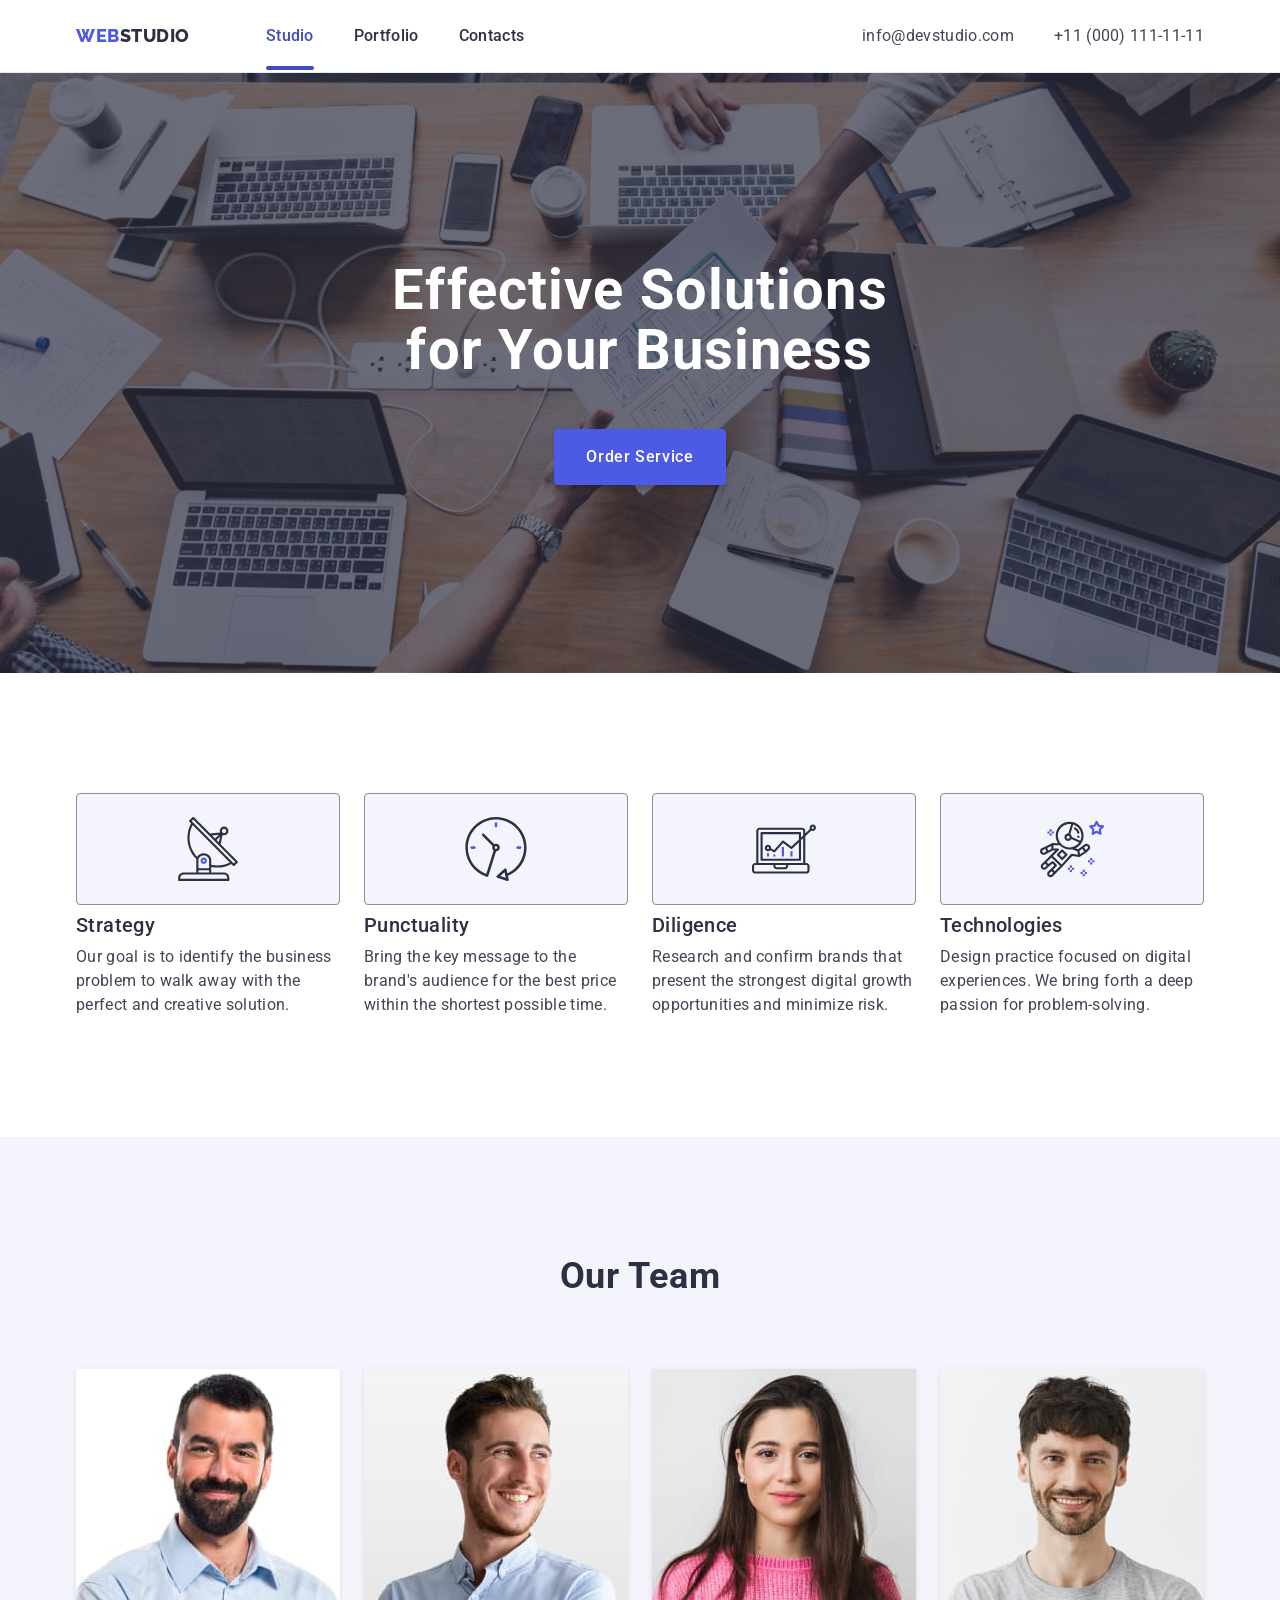
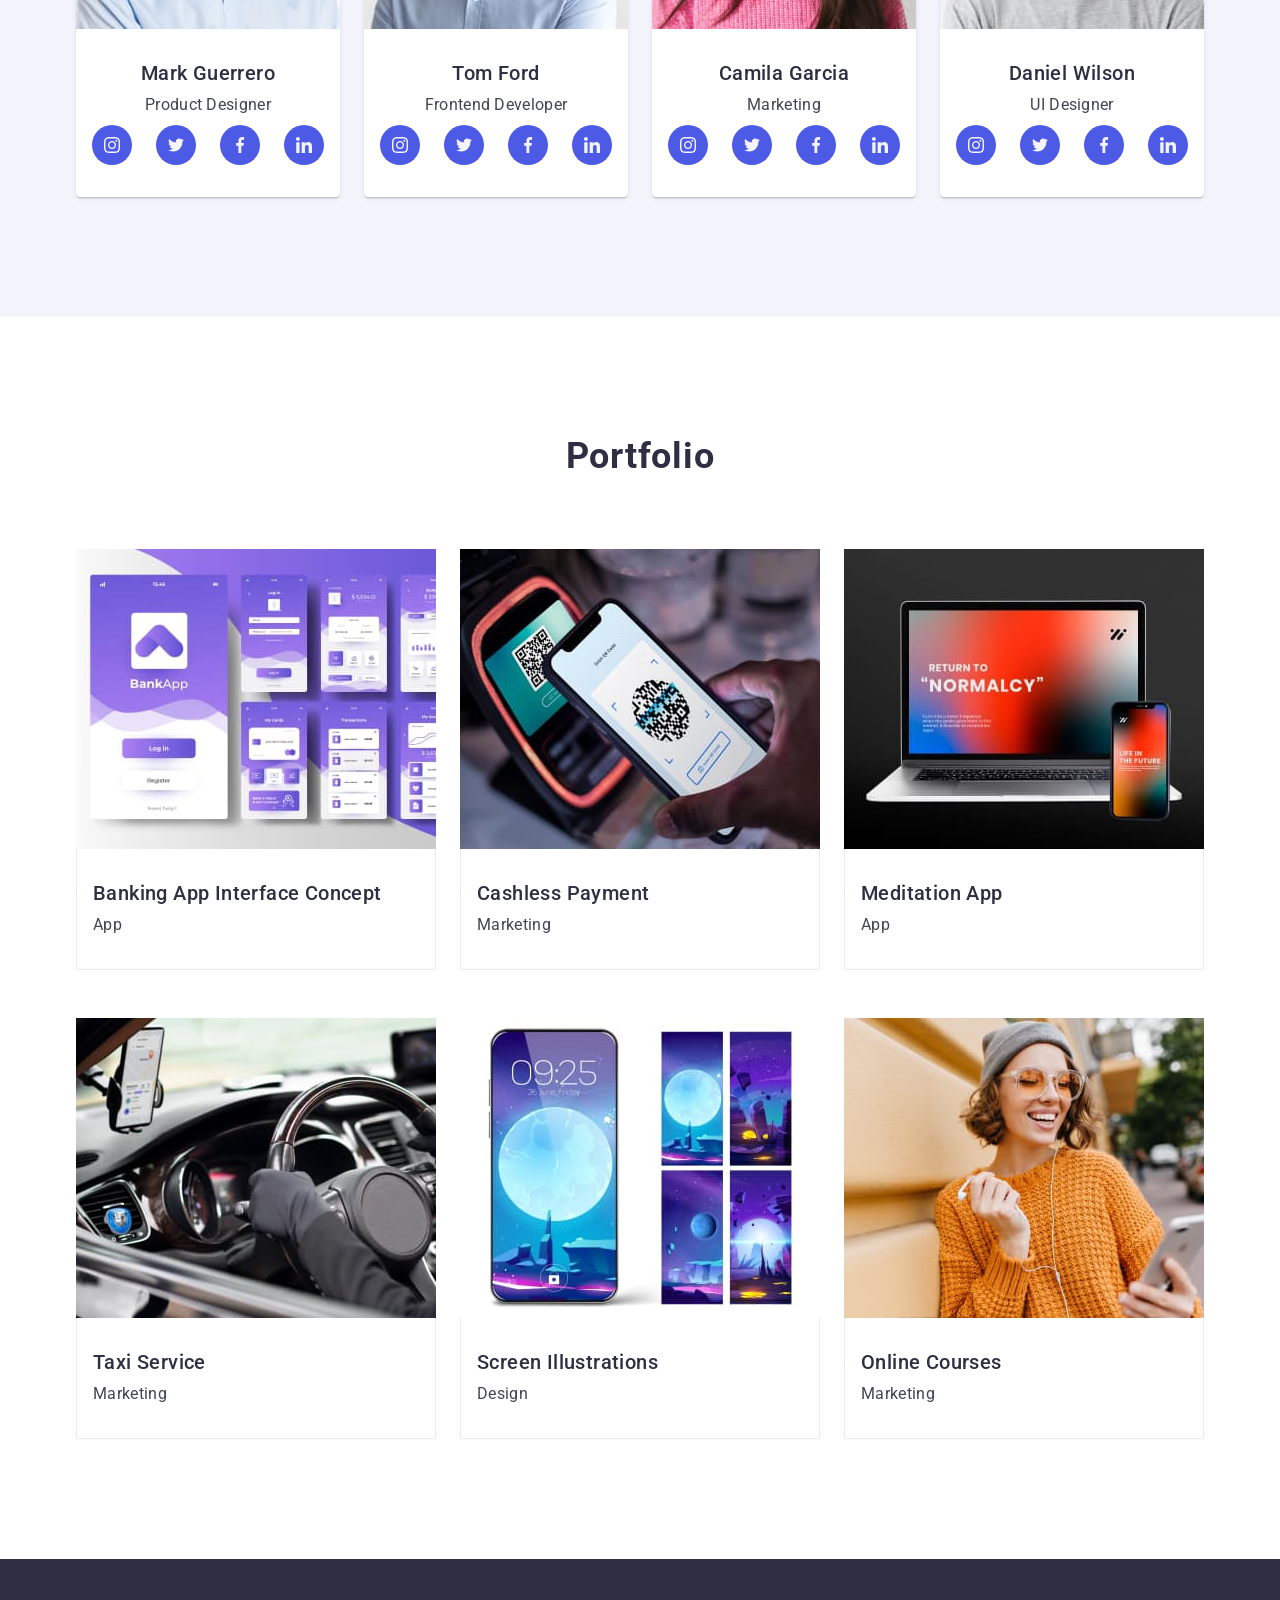
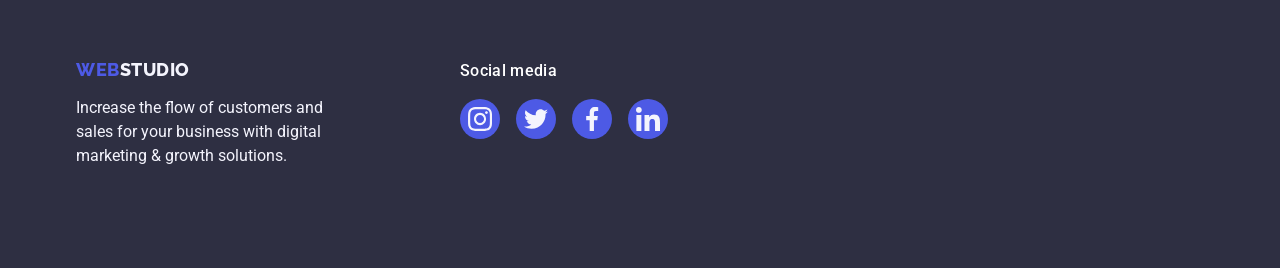
<file: index.html>
<!DOCTYPE html>
<html lang="en">
  <head>
    <meta charset="UTF-8" />
    <meta http-equiv="X-UA-Compatible" content="IE=edge" />
    <meta name="viewport" content="width=device-width, initial-scale=1.0" />
    <title>Web Studio</title>
    <link rel="preconnect" href="https://fonts.googleapis.com" />
    <link rel="preconnect" href="https://fonts.gstatic.com" crossorigin />
    <link
      href="https://fonts.googleapis.com/css2?family=Raleway:wght@800&family=Roboto:wght@400;500;700&display=swap"
      rel="stylesheet" />
    <link
      rel="stylesheet"
      href="https://cdnjs.cloudflare.com/ajax/libs/modern-normalize/1.0.0/modern-normalize.min.css" />
    <link rel="stylesheet" href="./css/styles.css" />
  </head>

  <body class="body">
    <header class="page-header">
      <div class="container header-container">
        <nav class="menu">
          <a class="link logo" href="./index.html"
            >Web<span class="logo-studio">Studio</span></a
          >
          <ul class="list menu-list">
            <li class="menu-item">
              <a class="link menu-item current" href="./index.html">Studio</a>
            </li>
            <li class="menu-item">
              <a class="link menu-item" href="">Portfolio</a>
            </li>
            <li class="menu-item">
              <a class="link menu-item" href="">Contacts</a>
            </li>
          </ul>
        </nav>
        <address class="contacts">
          <ul class="list contacts-list">
            <li>
              <a class="link contacts" href="mailto:info@devstudio.com"
                >info@devstudio.com</a
              >
            </li>
            <li>
              <a class="link contacts" href="tel:+110001111111"
                >+11 (000) 111-11-11</a
              >
            </li>
          </ul>
        </address>
      </div>
    </header>

    <main>
      <section class="main-section">
        <div class="container">
          <h1 class="main-title">Effective Solutions for Your Business</h1>
          <button type="button" class="modal-btn">Order Service</button>
        </div>
      </section>

      <section class="why-us-section section">
        <div class="container">
          <h2 class="visually-hidden">Why WebStudio?</h2>
          <ul class="list why-us-list">
            <li class="why-us-item">
              <div class="icon-wrap">
                <svg width="64" height="64">
                  <use href="./images/icons.svg#icon-antenna"></use>
                </svg>
              </div>
              <h3 class="why-us-subtitle">Strategy</h3>
              <p class="why-us-text">
                Our goal is to identify the business problem to walk away with
                the perfect and creative solution.
              </p>
            </li>
            <li class="why-us-item">
              <div class="icon-wrap">
                <svg width="64" height="64">
                  <use href="./images/icons.svg#icon-clock"></use>
                </svg>
              </div>
              <h3 class="why-us-subtitle">Punctuality</h3>
              <p class="why-us-text">
                Bring the key message to the brand's audience for the best price
                within the shortest possible time.
              </p>
            </li>
            <li class="why-us-item">
              <div class="icon-wrap">
                <svg class="why-us-icon" width="64" height="64">
                  <use href="./images/icons.svg#icon-diagram"></use>
                </svg>
              </div>
              <h3 class="why-us-subtitle">Diligence</h3>
              <p class="why-us-text">
                Research and confirm brands that present the strongest digital
                growth opportunities and minimize risk.
              </p>
            </li>
            <li class="why-us-item">
              <div class="icon-wrap">
                <svg class="why-us-icon" width="64" height="64">
                  <use href="./images/icons.svg#icon-astronaut"></use>
                </svg>
              </div>
              <h3 class="why-us-subtitle">Technologies</h3>
              <p class="why-us-text">
                Design practice focused on digital experiences. We bring forth a
                deep passion for problem-solving.
              </p>
            </li>
          </ul>
        </div>
      </section>

      <section class="our-team-section section">
        <div class="container">
          <h2 class="section-title">Our Team</h2>
          <ul class="list our-team-list">
            <li class="team-item">
              <img
                src="./images/team-1.jpg"
                alt="Mark Guerrero"
                height="260"
                width="264" />
              <div class="team-info">
                <h3 class="our-team-subtitle">Mark Guerrero</h3>
                <p class="our-team-text">Product Designer</p>
                <ul class="soc-link-list list">
                  <li class="soc-link-item">
                    <a
                      href="#"
                      target="_blank"
                      rel="noopener nereferrer nofollow"
                      class="soc-link"
                      ><svg class="soc-link-icon" width="16" height="16">
                        <use href="./images/icons.svg#icon-instagram"></use>
                      </svg>
                    </a>
                  </li>
                  <li class="soc-link-item">
                    <a
                      href="#"
                      target="_blank"
                      rel="noopener nereferrer nofollow"
                      class="soc-link"
                      ><svg class="soc-link-icon" width="16" height="16">
                        <use href="./images/icons.svg#icon-twitter"></use>
                      </svg>
                    </a>
                  </li>
                  <li class="soc-link-item">
                    <a
                      href="#"
                      target="_blank"
                      rel="noopener nereferrer nofollow"
                      class="soc-link"
                      ><svg class="soc-link-icon" width="16" height="16">
                        <use href="./images/icons.svg#icon-facebook"></use>
                      </svg>
                    </a>
                  </li>
                  <li class="soc-link-item">
                    <a
                      href="#"
                      target="_blank"
                      rel="noopener nereferrer nofollow"
                      class="soc-link"
                      ><svg class="soc-link-icon" width="16" height="16">
                        <use href="./images/icons.svg#icon-linkedin"></use>
                      </svg>
                    </a>
                  </li>
                </ul>
              </div>
            </li>
            <li class="team-item">
              <img
                src="./images/team-2.jpg"
                alt="Tom Ford"
                height="260"
                width="264" />
              <div class="team-info">
                <h3 class="our-team-subtitle">Tom Ford</h3>
                <p class="our-team-text">Frontend Developer</p>
                <ul class="soc-link-list list">
                  <li class="soc-link-item">
                    <a
                      href="#"
                      target="_blank"
                      rel="noopener nereferrer nofollow"
                      class="soc-link"
                      ><svg class="soc-link-icon" width="16" height="16">
                        <use href="./images/icons.svg#icon-instagram"></use>
                      </svg>
                    </a>
                  </li>
                  <li class="soc-link-item">
                    <a
                      href="#"
                      target="_blank"
                      rel="noopener nereferrer nofollow"
                      class="soc-link"
                      ><svg class="soc-link-icon" width="16" height="16">
                        <use href="./images/icons.svg#icon-twitter"></use>
                      </svg>
                    </a>
                  </li>
                  <li class="soc-link-item">
                    <a
                      href="#"
                      target="_blank"
                      rel="noopener nereferrer nofollow"
                      class="soc-link"
                      ><svg class="soc-link-icon" width="16" height="16">
                        <use href="./images/icons.svg#icon-facebook"></use>
                      </svg>
                    </a>
                  </li>
                  <li class="soc-link-item">
                    <a
                      href="#"
                      target="_blank"
                      rel="noopener nereferrer nofollow"
                      class="soc-link"
                      ><svg class="soc-link-icon" width="16" height="16">
                        <use href="./images/icons.svg#icon-linkedin"></use>
                      </svg>
                    </a>
                  </li>
                </ul>
              </div>
            </li>
            <li class="team-item">
              <img
                src="./images/team-3.jpg"
                alt="Camila Garcia"
                height="260"
                width="264" />
              <div class="team-info">
                <h3 class="our-team-subtitle">Camila Garcia</h3>
                <p class="our-team-text">Marketing</p>
                <ul class="soc-link-list list">
                  <li class="soc-link-item">
                    <a
                      href="#"
                      target="_blank"
                      rel="noopener nereferrer nofollow"
                      class="soc-link"
                      ><svg class="soc-link-icon" width="16" height="16">
                        <use href="./images/icons.svg#icon-instagram"></use>
                      </svg>
                    </a>
                  </li>
                  <li class="soc-link-item">
                    <a
                      href="#"
                      target="_blank"
                      rel="noopener nereferrer nofollow"
                      class="soc-link"
                      ><svg class="soc-link-icon" width="16" height="16">
                        <use href="./images/icons.svg#icon-twitter"></use>
                      </svg>
                    </a>
                  </li>
                  <li class="soc-link-item">
                    <a
                      href="#"
                      target="_blank"
                      rel="noopener nereferrer nofollow"
                      class="soc-link"
                      ><svg class="soc-link-icon" width="16" height="16">
                        <use href="./images/icons.svg#icon-facebook"></use>
                      </svg>
                    </a>
                  </li>
                  <li class="soc-link-item">
                    <a
                      href="#"
                      target="_blank"
                      rel="noopener nereferrer nofollow"
                      class="soc-link"
                      ><svg class="soc-link-icon" width="16" height="16">
                        <use href="./images/icons.svg#icon-linkedin"></use>
                      </svg>
                    </a>
                  </li>
                </ul>
              </div>
            </li>
            <li class="team-item">
              <img
                src="./images/team-4.jpg"
                alt="Daniel Wilson"
                height="260"
                width="264" />
              <div class="team-info">
                <h3 class="our-team-subtitle">Daniel Wilson</h3>
                <p class="our-team-text">UI Designer</p>
                <ul class="soc-link-list list">
                  <li class="soc-link-item">
                    <a
                      href="#"
                      target="_blank"
                      rel="noopener nereferrer nofollow"
                      class="soc-link"
                      ><svg class="soc-link-icon" width="16" height="16">
                        <use href="./images/icons.svg#icon-instagram"></use>
                      </svg>
                    </a>
                  </li>
                  <li class="soc-link-item">
                    <a
                      href="#"
                      target="_blank"
                      rel="noopener nereferrer nofollow"
                      class="soc-link"
                      ><svg class="soc-link-icon" width="16" height="16">
                        <use href="./images/icons.svg#icon-twitter"></use>
                      </svg>
                    </a>
                  </li>
                  <li class="soc-link-item">
                    <a
                      href="#"
                      target="_blank"
                      rel="noopener nereferrer nofollow"
                      class="soc-link"
                      ><svg class="soc-link-icon" width="16" height="16">
                        <use href="./images/icons.svg#icon-facebook"></use>
                      </svg>
                    </a>
                  </li>
                  <li class="soc-link-item">
                    <a
                      href="#"
                      target="_blank"
                      rel="noopener nereferrer nofollow"
                      class="soc-link"
                      ><svg class="soc-link-icon" width="16" height="16">
                        <use href="./images/icons.svg#icon-linkedin"></use>
                      </svg>
                    </a>
                  </li>
                </ul>
              </div>
            </li>
          </ul>
        </div>
      </section>

      <section class="portfolio-section section">
        <div class="container">
          <h2 class="section-title">Portfolio</h2>
          <ul class="list portfolio-list">
            <li class="portfolio-item">
              <div class="portfolio-cover-wrap">
                  <img
                  src="./images/portfolio-1.jpg"
                  alt="Banking App Interface"
                  width="360"
                  height="300"
                  />
                <p class="portfolio-cover-text">14 Stylish and User-Friendly App Design Concepts · Task Manager App · Calorie Tracker App · Exotic Fruit Ecommerce App · Cloud Storage App</p>
              </div>
              <div class="card-wrap">
                <h3 class="portfolio-subtitle">
                  Banking App Interface Concept
                </h3>
                <p class="portfolio-text">App</p>
              </div>
            </li>
            <li class="portfolio-item">
              <div class="portfolio-cover-wrap">
                  <img
                  src="./images/portfolio-2.jpg"
                  alt="Cashless Payment"
                  width="360"
                  height="300"
                />
                <p class="portfolio-cover-text">14 Stylish and User-Friendly App Design Concepts · Task Manager App · Calorie Tracker App · Exotic Fruit Ecommerce App · Cloud Storage App</p>
              </div>
                <div class="card-wrap">
                <h3 class="portfolio-subtitle">Cashless Payment</h3>
                <p class="portfolio-text">Marketing</p>
              </div>
            </li>
            <li class="portfolio-item">
              <div class="portfolio-cover-wrap">
                  <img
                  src="./images/portfolio-3.jpg"
                  alt="Meditation App"
                  width="360"
                  height="300"
                />
                <p class="portfolio-cover-text">14 Stylish and User-Friendly App Design Concepts · Task Manager App · Calorie Tracker App · Exotic Fruit Ecommerce App · Cloud Storage App</p>
              </div>
              <div class="card-wrap">
                <h3 class="portfolio-subtitle">Meditation App</h3>
                <p class="portfolio-text">App</p>
              </div>
            </li>
            <li class="portfolio-item">
              <div class="portfolio-cover-wrap">
                  <img
                  src="./images/portfolio-4.jpg"
                  alt="Taxi Service"
                  width="360"
                  height="300"
                />
                <p class="portfolio-cover-text">14 Stylish and User-Friendly App Design Concepts · Task Manager App · Calorie Tracker App · Exotic Fruit Ecommerce App · Cloud Storage App</p>
              </div>
                <div class="card-wrap">
                <h3 class="portfolio-subtitle">Taxi Service</h3>
                <p class="portfolio-text">Marketing</p>
              </div>
            </li>
            <li class="portfolio-item">
              <div class="portfolio-cover-wrap">
                  <img
                  src="./images/portfolio-5.jpg"
                  alt="Screen Illustrations"
                  width="360"
                  height="300"
                />
                <p class="portfolio-cover-text">14 Stylish and User-Friendly App Design Concepts · Task Manager App · Calorie Tracker App · Exotic Fruit Ecommerce App · Cloud Storage App</p>
              </div>
                <div class="card-wrap">
                <h3 class="portfolio-subtitle">Screen Illustrations</h3>
                <p class="portfolio-text">Design</p>
              </div>
            </li>
            <li class="portfolio-item">
              <div class="portfolio-cover-wrap">
                  <img
                  src="./images/portfolio-6.jpg"
                  alt="Online Courses"
                  width="360"
                  height="300"
                />
                <p class="portfolio-cover-text">14 Stylish and User-Friendly App Design Concepts · Task Manager App · Calorie Tracker App · Exotic Fruit Ecommerce App · Cloud Storage App</p>
              </div>
              <div class="card-wrap">
                <h3 class="portfolio-subtitle">Online Courses</h3>
                <p class="portfolio-text">Marketing</p>
              </div>
            </li>
          </ul>
        </div>
      </section>
    </main>

    <footer class="footer">
      <div class="container footer-container">
        <div class="footer-description">
          <a class="link logo logo-footer" href="./index.html"
          >Web<span class="logo-studio-footer">Studio</span></a
          >
          <p class="footer-text">
          Increase the flow of customers and sales for your business with
          digital marketing & growth solutions.
          </p>
        </div>
        <div class="footer-social-media">
          <p class="footer-social-text">Social media</p>
          <ul class="footer-soc-link-list list">
            <li class="footer-soc-link-item">
              <a
                href="#"
                target="_blank"
                rel="noopener nereferrer nofollow"
                class="footer-soc-link"
                ><svg class="soc-link-icon" width="24" height="24">
                  <use href="./images/icons.svg#icon-instagram"></use>
                </svg>
              </a>
            </li>
            <li class="footer-soc-link-item">
              <a
                href="#"
                target="_blank"
                rel="noopener nereferrer nofollow"
                class="footer-soc-link"
                ><svg class="soc-link-icon" width="24" height="24">
                  <use href="./images/icons.svg#icon-twitter"></use>
                </svg>
              </a>
            </li>
            <li class="footer-soc-link-item">
              <a
                href="#"
                target="_blank"
                rel="noopener nereferrer nofollow"
                class="footer-soc-link"
                ><svg class="soc-link-icon" width="24" height="24">
                  <use href="./images/icons.svg#icon-facebook"></use>
                </svg>
              </a>
            </li>
            <li class="footer-soc-link-item">
              <a
                href="#"
                target="_blank"
                rel="noopener nereferrer nofollow"
                class="footer-soc-link"
                ><svg class="soc-link-icon" width="24" height="24">
                  <use href="./images/icons.svg#icon-linkedin"></use>
                </svg>
              </a>
            </li>
          </ul>
        </div>
      </div>
    </footer>
  </body>
</html>
</file>
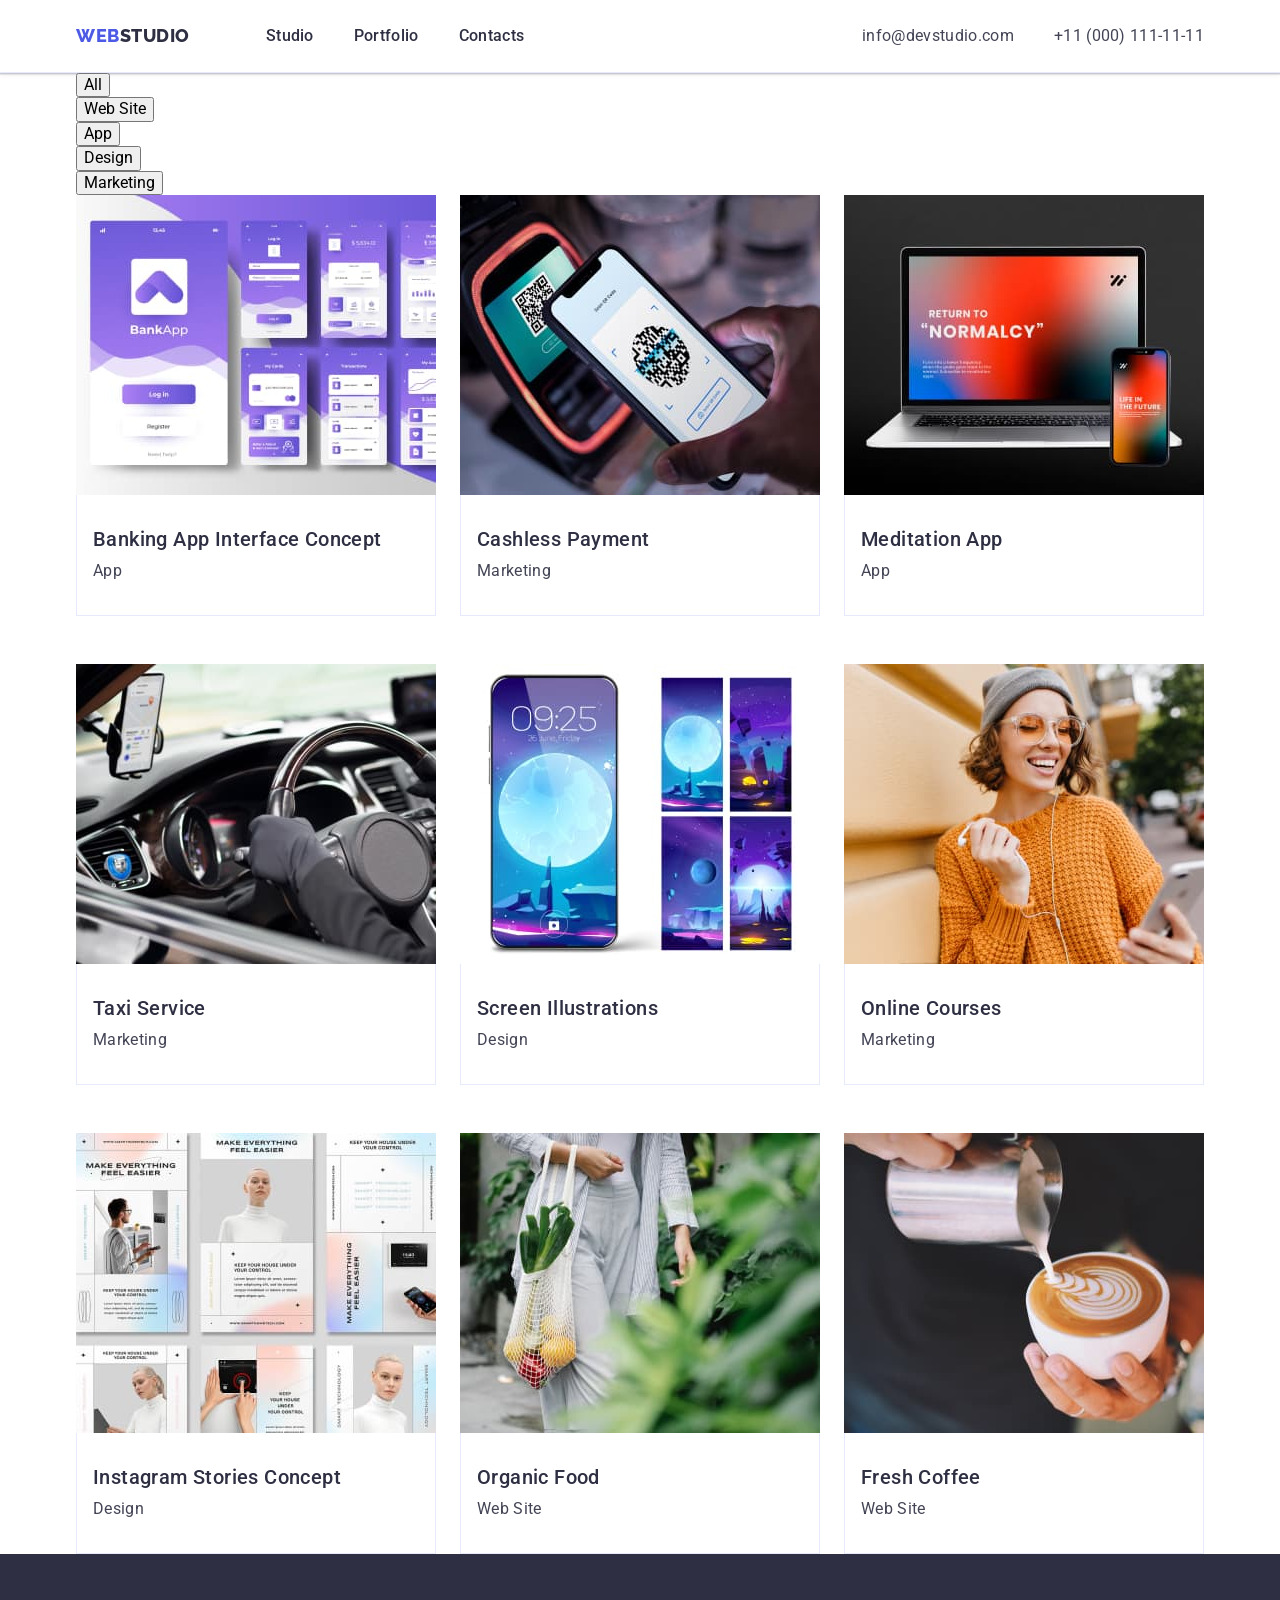
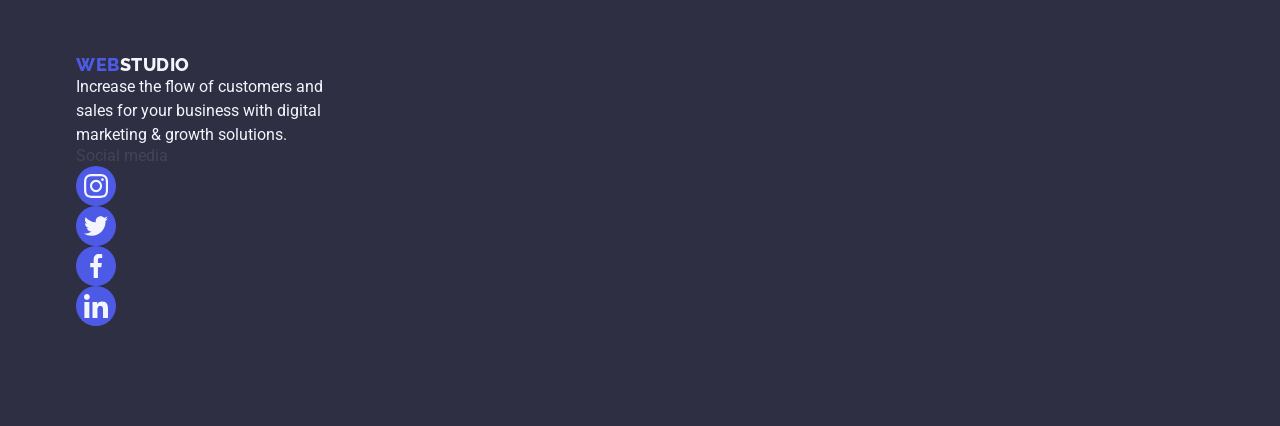
<file: portfolio.html>
<!DOCTYPE html>
<html lang="en">
  <head>
    <meta charset="UTF-8" />
    <meta http-equiv="X-UA-Compatible" content="IE=edge" />
    <meta name="viewport" content="width=device-width, initial-scale=1.0" />
    <link rel="preconnect" href="https://fonts.googleapis.com" />
    <link rel="preconnect" href="https://fonts.gstatic.com" crossorigin />
    <link
      href="https://fonts.googleapis.com/css2?family=Raleway:wght@800&family=Roboto:wght@400;500;700&display=swap"
      rel="stylesheet" />
    <link
      rel="stylesheet"
      href="https://cdnjs.cloudflare.com/ajax/libs/modern-normalize/1.0.0/modern-normalize.min.css" />
    <link rel="stylesheet" href="./css/styles.css" />
    <title>Web Studio Portfolio</title>
  </head>
  <body class="body">
    <header class="page-header page-header-portfolio">
      <div class="container header-container">
        <nav class="menu">
          <a class="link logo" href="./index.html"
            >Web<span class="logo-studio">Studio</span></a
          >
          <ul class="list menu-list">
            <li class="menu-item">
              <a class="link menu-item" href="./index.html">Studio</a>
            </li>
            <li class="menu-item">
              <a class="link menu-item" href="./portfolio.html">Portfolio</a>
            </li>
            <li class="menu-item">
              <a class="link menu-item" href="">Contacts</a>
            </li>
          </ul>
        </nav>
        <address class="contacts">
          <ul class="list contacts-list">
            <li>
              <a class="link contacts" href="mailto:info@devstudio.com"
                >info@devstudio.com</a
              >
            </li>
            <li>
              <a class="link contacts" href="tel:+110001111111"
                >+11 (000) 111-11-11</a
              >
            </li>
          </ul>
        </address>
      </div>
    </header>
    <main>
      <section class="portfolio-section">
        <div class="container">
          <h1 class="visually-hidden">Portfolio</h1>
          <ul class="list btn-menu">
            <li><button class="btn-menu-item" type="button">All</button></li>
            <li>
              <button class="btn-menu-item" type="button">Web Site</button>
            </li>
            <li><button class="btn-menu-item" type="button">App</button></li>
            <li><button class="btn-menu-item" type="button">Design</button></li>
            <li>
              <button class="btn-menu-item" type="button">Marketing</button>
            </li>
          </ul>
          <ul class="list portfolio-list">
            <li class="portfolio-item">
              <a href="#" class="link">
                <img
                  src="./images/portfolio-1.jpg"
                  alt="Banking App Interface"
                  width="360"
                  height="300" />
                <div class="card-wrap">
                  <h2 class="portfolio-subtitle">
                    Banking App Interface Concept
                  </h2>
                  <p class="portfolio-text">App</p>
                </div>
              </a>
            </li>
            <li class="portfolio-item">
              <a href="#" class="link">
                <img
                  src="./images/portfolio-2.jpg"
                  alt="Cashless Payment"
                  width="360"
                  height="300" />
                <div class="card-wrap">
                  <h2 class="portfolio-subtitle">Cashless Payment</h2>
                  <p class="portfolio-text">Marketing</p>
                </div>
              </a>
            </li>
            <li class="portfolio-item">
              <a href="#" class="link">
                <img
                  src="./images/portfolio-3.jpg"
                  alt="Meditation App"
                  width="360"
                  height="300" />
                <div class="card-wrap">
                  <h2 class="portfolio-subtitle">Meditation App</h2>
                  <p class="portfolio-text">App</p>
                </div>
              </a>
            </li>
            <li class="portfolio-item">
              <a href="#" class="link">
                <img
                  src="./images/portfolio-4.jpg"
                  alt="Taxi Service"
                  width="360"
                  height="300" />
                <div class="card-wrap">
                  <h2 class="portfolio-subtitle">Taxi Service</h2>
                  <p class="portfolio-text">Marketing</p>
                </div>
              </a>
            </li>
            <li class="portfolio-item">
              <a href="#" class="link">
                <img
                  src="./images/portfolio-5.jpg"
                  alt="Screen Illustrations"
                  width="360"
                  height="300" />
                <div class="card-wrap">
                  <h2 class="portfolio-subtitle">Screen Illustrations</h2>
                  <p class="portfolio-text">Design</p>
                </div>
              </a>
            </li>
            <li class="portfolio-item">
              <a href="#" class="link">
                <img
                  src="./images/portfolio-6.jpg"
                  alt="Online Courses"
                  width="360"
                  height="300" />
                <div class="card-wrap">
                  <h2 class="portfolio-subtitle">Online Courses</h2>
                  <p class="portfolio-text">Marketing</p>
                </div>
              </a>
            </li>
            <li class="portfolio-item">
              <a href="#" class="link">
                <img
                  src="./images/portfolio-7.jpg"
                  alt="Instagram Stories Concept"
                  width="360"
                  height="300" />
                <div class="card-wrap">
                  <h2 class="portfolio-subtitle">Instagram Stories Concept</h2>
                  <p class="portfolio-text">Design</p>
                </div>
              </a>
            </li>
            <li class="portfolio-item">
              <a href="#" class="link">
                <img
                  src="./images/portfolio-8.jpg"
                  alt="Organic Food"
                  width="360"
                  height="300" />
                <div class="card-wrap">
                  <h2 class="portfolio-subtitle">Organic Food</h2>
                  <p class="portfolio-text">Web Site</p>
                </div>
              </a>
            </li>
            <li class="portfolio-item">
              <a href="#" class="link">
                <img
                  src="./images/portfolio-9.jpg"
                  alt="Fresh Coffee"
                  width="360"
                  height="300" />
                <div class="card-wrap">
                  <h2 class="portfolio-subtitle">Fresh Coffee</h2>
                  <p class="portfolio-text">Web Site</p>
                </div>
              </a>
            </li>
          </ul>
        </div>
      </section>
    </main>
    <footer class="footer">
      <div class="container">
        <div class="footer-wrap">
          <div class="footer-text-wrap">
            <a class="link logo" href="./index.html"
              >Web<span class="logo-studio-footer">Studio</span></a
            >
            <p class="footer-text">
              Increase the flow of customers and sales for your business with
              digital marketing & growth solutions.
            </p>
          </div>
          <div class="footer-social-media-wrap">
            <p class="footer-social-media-text">Social media</p>
            <ul class="soc-list list">
              <li class="soc-item">
                <a class="soc-link link" href="https://www.instagram.com/">
                  <svg svg class="soc-icon" width="24px" height="24px">
                    <use href="./images/icons.svg#icon-instagram"></use>
                  </svg>
                </a>
              </li>
              <li class="soc-item">
                <a class="soc-link link" href="https://twitter.com/">
                  <svg class="soc-icon" width="24px" height="24px">
                    <use href="./images/icons.svg#icon-twitter"></use>
                  </svg>
                </a>
              </li>
              <li class="soc-item">
                <a class="soc-link link" href="https://www.facebook.com/">
                  <svg class="soc-icon" width="24px" height="24px">
                    <use href="./images/icons.svg#icon-facebook"></use>
                  </svg>
                </a>
              </li>
              <li class="soc-item">
                <a class="soc-link link" href="https://www.linkedin.com/">
                  <svg class="soc-icon" width="24px" height="24px">
                    <use href="./images/icons.svg#icon-linkedin"></use>
                  </svg>
                </a>
              </li>
            </ul>
          </div>
        </div>
      </div>
    </footer>
  </body>
</html>
</file>
<file: css/styles.css>
:root {
    --title-color: #2E2F42;
    --logo-web-color: #4d5ae5;
    --logo-studio-color: #2e2f42;
    --text-color: #434455;
}

p,
h1,
h2,
h3,
h4,
h5,
h6 {
    margin: 0;
}

ul {
    margin: 0;
    padding-left: 0;
}

img {
    display: block;
    max-width: 100%;
    height: auto;
}

.list {
    list-style: none;
}

.link {
    text-decoration: none;
}

.container {
    max-width: 1158px;
    padding-left: 15px;
    padding-right: 15px;
    margin: 0 auto;
}

.body {
    font-family: "Roboto", sans-serif;
    font-style: normal;
    color: var(--text-color);
    background-color: #FFFFFF;
}

.page-header {
    border-bottom: 1px solid #E7E9FC;
    box-shadow: 0px 2px 1px rgba(46, 47, 66, 0.08),
        0px 1px 1px rgba(46, 47, 66, 0.16),
        0px 1px 6px rgba(46, 47, 66, 0.08);
}

.header-container {
    display: flex;
}

.logo {
        font-family: 'Raleway', sans-serif;
        font-style: normal;
        font-weight: 800;
        font-size: 18px;
        line-height: 1.17;
        color: var(--logo-web-color);
        text-transform: uppercase;
        letter-spacing: 0.03em;
        margin-right: 76px;
}

.logo-studio {
    font-family: 'Raleway', sans-serif;
    font-style: normal;
    font-weight: 800;
    font-size: 18px;
    line-height: 1.17;
    color: var(--logo-studio-color);
    text-transform: uppercase;
    letter-spacing: 0.03em;
}

.menu-list {
    display: flex;
    gap: 40px;
}

.menu {
    display: flex;
    margin-right: auto;
    align-items: center;
}

.menu-item {
        font-weight: 500;
        font-size: 16px;
        line-height: 1.5;
        letter-spacing: 0.02em;
        color: var(--title-color);
        padding: 24px 0;
        transition: color 250ms cubic-bezier(0.4, 0, 0.2, 1);
}

.menu-item:hover,
.menu-item:focus {
    color:#404bbf;
}

.current {
    position: relative;
    color: #404bbf;
}

.current::after {
    position: absolute;
    left: 0;
    bottom: -1px;
    background-color:#404bbf;
    width: 100%;
    height: 4px;
    content: "";
    border-radius: 2px;
}

.contacts {
    font-style: normal;
    font-size: 16px;
    line-height: 1.5;
    letter-spacing: 0.02em;
    color: var(--text-color);
    padding: 24px 0;
    transition: color 250ms cubic-bezier(0.4, 0, 0.2, 1);
}

.contacts:hover,
.contacts:focus {
    color: #404bbf;
}

.contacts-list {
    display: flex;
    gap: 40px;
}

.main-section {
    background-image: linear-gradient(rgba(46, 47, 66, 0.7), rgba(46, 47, 66, 0.7)), url(../images/hero-img.jpg);
    background-repeat: no-repeat;
    background-size: cover;
    background-position: center;
    padding-top: 188px;
    padding-bottom: 188px;
    max-width: 1440px;
    margin: 0 auto;
}

.main-title {
        font-weight: 700;
        font-size: 56px;
        line-height: 1.07;
        color: #FFFFFF;
        text-align: center;
        letter-spacing: 0.02em;
        max-width: 496px;
        margin: 0 auto;
        margin-bottom: 48px;
}

.modal-btn {
    font-family: "Roboto", sans-serif;
    font-style: inherit;
    font-weight: 500;
    font-size: 16px;
    line-height: 1.5;
    background-color: #4D5AE5;
    color: #FFFFFF;
    cursor:pointer;
    letter-spacing: 0.04em;
    padding: 16px 32px;
    border: none;
    border-radius: 4px;
    box-shadow: 0px 4px 4px rgba(0, 0, 0, 0.15);
    min-width: 169px;
    display: block;
    margin: 0 auto;
    transition: background-color 250ms cubic-bezier(0.4, 0, 0.2, 1);
}

.modal-btn:hover,
.modal-btn:focus {
    background-color: #404BBF;
}

.section {
    padding-top: 120px;
    padding-bottom: 120px;
}

.why-us-list {
    display: flex;
    gap: 24px;
}

.why-us-item {
    width: 264px;
}

.icon-wrap {
    border: 1px solid #8e8f99;
    border-radius: 4px;
    background-color: #f4f4fd;
    margin-bottom: 8px;
    display: flex;
    align-items: center;
    justify-content: center;
    height: 112px;
}

.why-us-subtitle {
        font-weight: 500;
        font-size: 20px;
        line-height: 1.2;
        color: var(--title-color);
        letter-spacing: 0.02em;
        margin-bottom: 8px;
}

.why-us-text {
        font-size: 16px;
        line-height: 1.5;
        color: inherit;
        letter-spacing: 0.02em;
}

.section-title {
        font-weight: 700;
        font-size: 36px;
        line-height: 1.11;
        color: var(--title-color);
        text-align: center;
        letter-spacing: 0.02em;
        text-transform: capitalize;
        margin-bottom: 72px;
}

.our-team-section {
    background-color: #F4F4FD;
}

.our-team-list {
    display: flex;
    gap: 24px;
}

.team-item {
    background-color: #FFFFFF;
    box-shadow: 0px 1px 6px rgba(46, 47, 66, 0.08), 0px 1px 1px rgba(46, 47, 66, 0.16), 0px 2px 1px rgba(46, 47, 66, 0.08);
    border-radius: 0px 0px 4px 4px;
    text-align: center;
    width: calc((100% - 72px) / 4);
}

.our-team-subtitle {
        font-weight: 500;
        font-size: 20px;
        line-height: 1.2;
        color: var(--title-color);
        letter-spacing: 0.02em;
        margin-bottom: 8px;
}

.our-team-text {
    font-size: 16px;
    line-height: 1.5;
    color: inherit;
    letter-spacing: 0.02em;
    margin-bottom: 8px;
}

.team-info {
    padding: 32px 0 32px 0;
}

.soc-link-list {
    display: flex;
    justify-content: center;
    gap: 24px;
}

.soc-link {
    background-color: #4d5ae5;
    width: 40px;
    height: 40px;
    border-radius: 50%;
    display: flex;
    justify-content: center;
    align-items: center;
    transition: background-color 250ms cubic-bezier(0.4, 0, 0.2, 1);
}

.soc-link:hover,
.soc-link:focus {
    background-color: #404BBF;
}

.soc-link-icon {
    fill: #f4f4fd;
}

.portfolio-list {
    display: flex;
    flex-wrap: wrap;
    gap: 48px 24px;
}

.portfolio-item {
    width: calc((100% - 48px) / 3);
    transition: box-shadow 250ms cubic-bezier(0.4, 0, 0.2, 1);
}

.portfolio-item:hover {
    box-shadow: 0px 1px 6px rgba(46, 47, 66, 0.08),
    0px 1px 1px rgba(46, 47, 66, 0.16),
    0px 2px 1px rgba(46, 47, 66, 0.08);
    
}

.portfolio-cover-wrap {
    position: relative;
    overflow: hidden;
}

.portfolio-cover-text {
    position: absolute;
    font-size: 16px;
    line-height: 1.5;
    letter-spacing: 0.02em;
    color: #f4f4fd;
    top: 0;
    background-color: #4d5ae5;
    height: 300px;
    padding: 40px 32px;
    transform: translateY(100%);
    transition: transform 250ms cubic-bezier(0.4, 0, 0.2, 1);
}

.portfolio-item:hover .portfolio-cover-text {
    transform: translateY(0);
}

.card-wrap {
    padding: 32px 16px;
    border: 1px solid #E7E9FC;
    border-top: none;
}

.portfolio-subtitle {
    font-weight: 500;
    font-size: 20px;
    line-height: 1.2;
    letter-spacing: 0.02em;
    color: var(--title-color);
    margin-bottom: 8px;
}

.portfolio-text {
    font-size: 16px;
    line-height: 1.5;
    letter-spacing: 0.02em;
    color: var(--text-color);
}

.footer {
    background-color: #2E2F42;
    padding-top: 100px;
    padding-bottom: 100px;
}

.footer-container {
    display: flex;
    align-items: baseline;
}

.footer-description {
    margin-right: 120px;
}

.footer-text {
    font-size: 16px;
    line-height: 1.5;
    color: #F4F4FD;
    width: 264px;
}

.logo-footer {
    display: inline-block;
    margin-bottom: 16px;
}

.logo-studio-footer {
    font-family: 'Raleway', sans-serif;
    font-style: normal;
    font-weight: 800;
    font-size: 18px;
    line-height: 1.17;
    color:#F4F4FD;
    text-transform: uppercase;
    letter-spacing: 0.03em;
}

.footer-social-text {
    font-weight: 500;
    font-size: 16px;
    line-height: 1.5;
    letter-spacing: 0.02em;
    color: #fff;
    margin-bottom: 16px;
}

.footer-soc-link-list {
    display: flex;
    gap: 16px;
}

.footer-soc-link-item {
    width: 40px;
    height: 40px;
}

.footer-soc-link {
    background-color: #4d5ae5;
    border-radius: 50%;
    display: flex;
    justify-content: center;
    align-items: center;
    transition: background-color 250ms cubic-bezier(0.4, 0, 0.2, 1);
    width: 100%;
    height: 100%;
}

.footer-soc-link:hover,
.footer-soc-link:focus {
    background-color: #31d0aa;
}

.visually-hidden {
    position: absolute;
    width: 1px;
    height: 1px;
    margin: -1px;
    border: 0;
    padding: 0;
    white-space: nowrap;
    clip-path: inset(100%);
    clip: rect(0 0 0 0);
    overflow: hidden;
}
</file>
